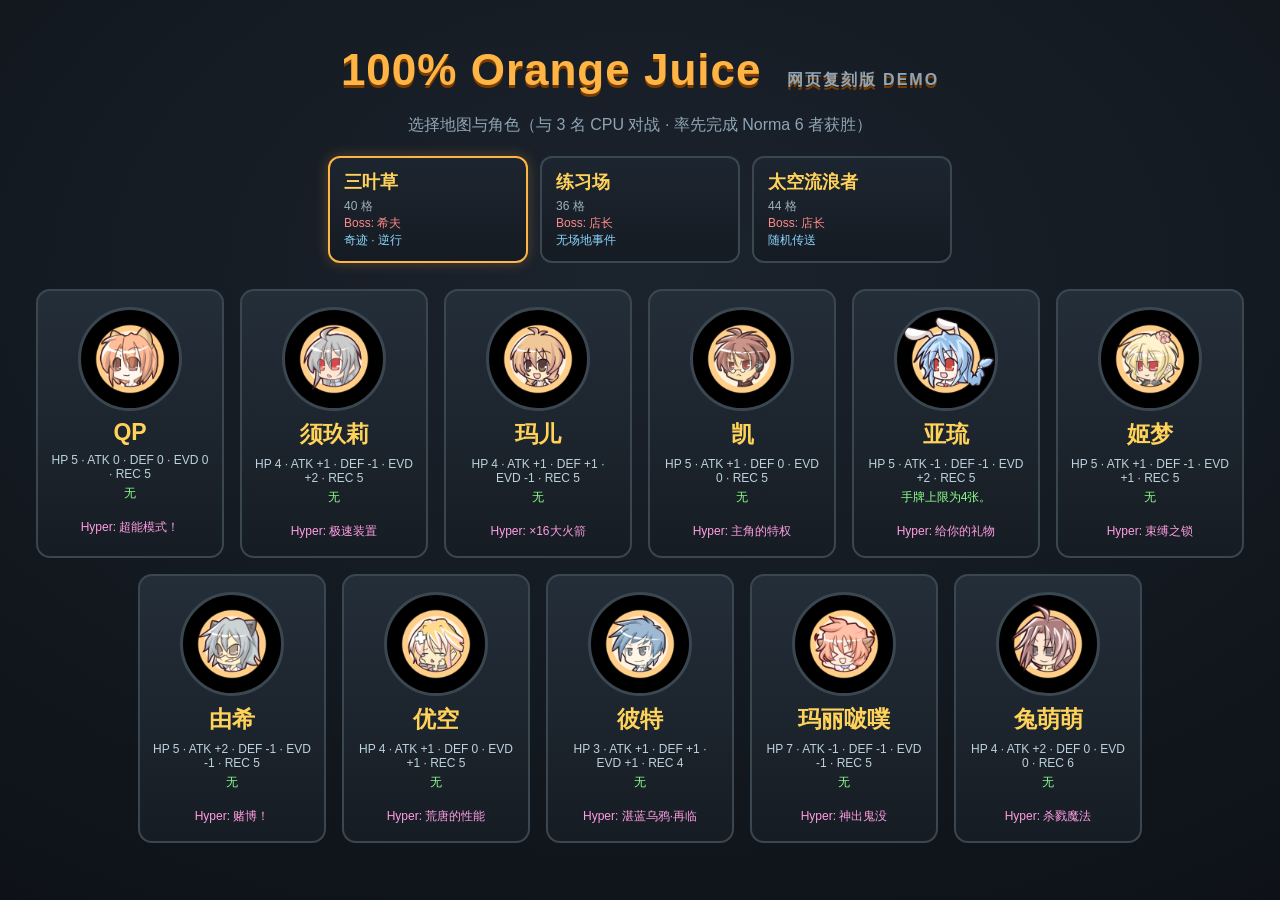
<file: index.html>
<!DOCTYPE html>
<html lang="zh">
<head>
<meta charset="UTF-8">
<meta name="viewport" content="width=device-width, initial-scale=1.0, maximum-scale=1.0, user-scalable=no, viewport-fit=cover">
<title>100% Orange Juice — Web Replica</title>
<link rel="stylesheet" href="css/style.css">
</head>
<body>
  <div id="menu">
    <h1>100% Orange Juice <span class="sub">网页复刻版 DEMO</span></h1>
    <p class="menu-hint">选择地图与角色（与 3 名 CPU 对战 · 率先完成 Norma 6 者获胜）</p>
    <div id="boardrow"></div>
    <div id="chargrid"></div>
  </div>

  <div id="game" style="display:none">
    <div id="leftbar">
      <div id="plates"></div>
    </div>
    <div id="center">
      <div id="topbar">
        <span id="chapter">第 1 章</span>
        <span id="fieldevents"></span>
        <span id="deckcount" title="中央卡堆剩余">🂠 48</span>
        <span class="spacer"></span>
        <span class="speeds">
          <button class="speed" data-s="2">1x</button>
          <button class="speed sel" data-s="1">2x</button>
          <button class="speed" data-s="0.5">4x</button>
        </span>
        <button id="btn_lang" class="btn small">EN</button>
        <button id="btn_log" class="btn small mobile-only" title="日志">📜</button>
        <button id="btn_restart" class="btn small">↻</button>
      </div>
      <div id="boardwrap">
        <canvas id="board" width="960" height="760"></canvas>
        <div id="battle"></div>
        <div id="handwrap"><div id="hand"></div></div>
      </div>
    </div>
    <div id="rightbar">
      <div id="logbox"><div id="log"></div></div>
    </div>
  </div>

  <div id="banners"></div>
  <div id="modals"></div>
  <div id="tooltip"></div>
  <div id="loading">
    <div class="spinner"></div>
    <p>加载中…</p>
  </div>
  <div id="rotate-hint">
    <div class="rh-icon">📱</div>
    <h2>建议横屏游玩</h2>
    <p>旋转设备以获得最佳体验（角色面板将显示在地图左侧）</p>
    <button class="btn rh-continue" id="btn_rh_continue">竖屏继续</button>
  </div>

  <script src="js/i18n_data.js"></script>
  <script src="js/data.js"></script>
  <script src="js/boards.js"></script>
  <script src="js/engine.js"></script>
  <script src="js/ai.js"></script>
  <script src="js/render.js"></script>
  <script src="js/ui.js"></script>
  <script src="js/main.js"></script>
</body>
</html>
</file>
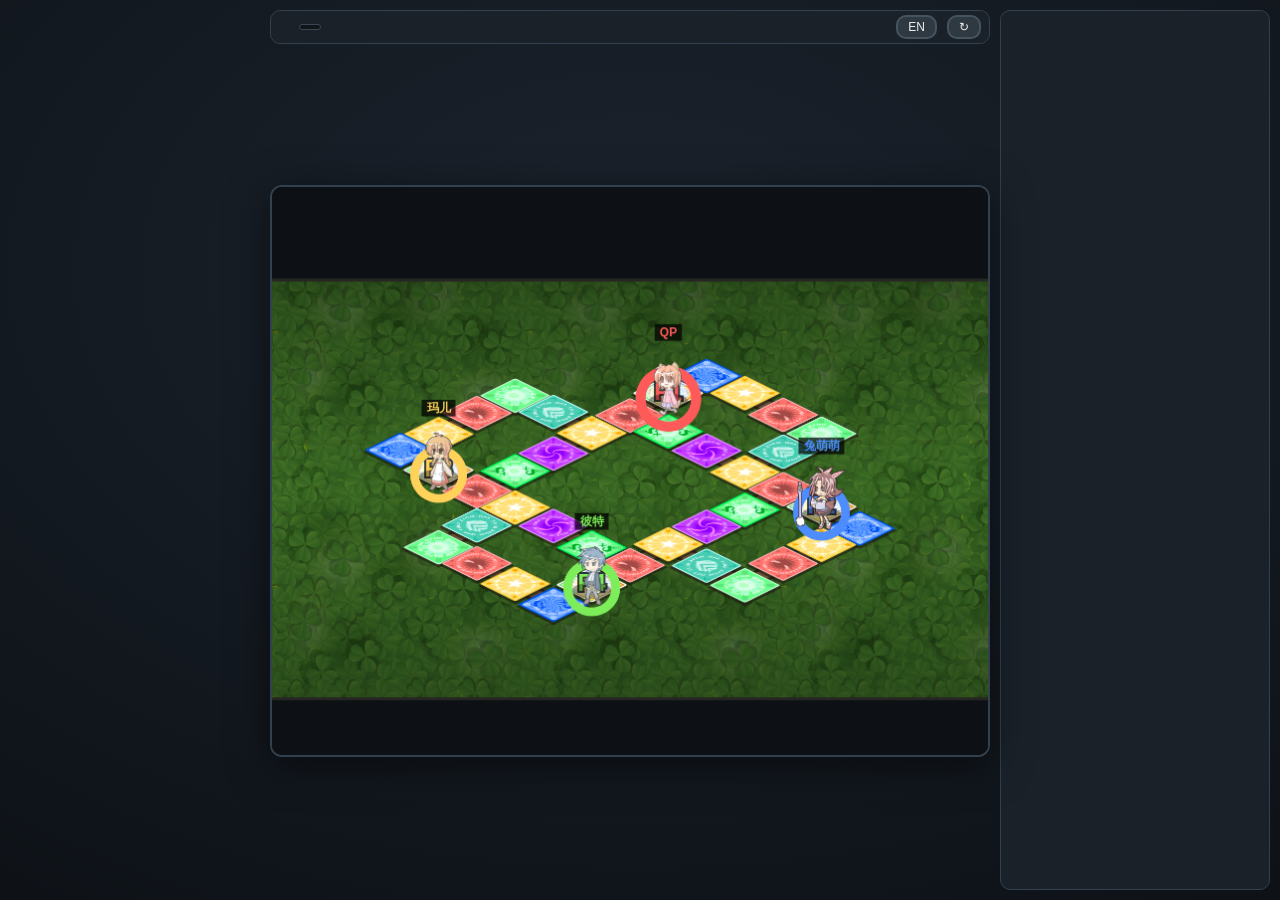
<file: test/probe.html>
<!DOCTYPE html>
<html lang="zh">
<head>
<meta charset="UTF-8">
<title>probe</title>
<base href="../">
<link rel="stylesheet" href="css/style.css">
</head>
<body>
<div id="menu" style="display:none"></div>
<div id="game" style="display:grid">
  <div id="leftbar"><div id="plates"></div></div>
  <div id="center">
    <div id="topbar"><span id="chapter"></span><span id="fieldevents"></span><span id="deckcount"></span><span class="spacer"></span>
      <button class="btn small" id="btn_lang">EN</button><button class="btn small mobile-only" id="btn_log">📜</button><button class="btn small" id="btn_restart">↻</button>
    </div>
    <div id="boardwrap"><canvas id="board" width="960" height="760"></canvas><div id="battle"></div><div id="handwrap"><div id="hand"></div></div></div>
  </div>
  <div id="rightbar"><div id="logbox"><div id="log"></div></div></div>
</div>
<div id="banners"></div><div id="modals"></div><div id="tooltip"></div>
<script src="js/i18n_data.js"></script>
<script src="js/data.js"></script>
<script src="js/boards.js"></script>
<script src="js/engine.js"></script>
<script src="js/ai.js"></script>
<script src="js/render.js"></script>
<script src="js/ui.js"></script>
<script>
(async () => {
  try {
    const OJ = globalThis.OJ;
    document.body.classList.add('in-game');
    const G = OJ.engine.newGame({ p0cpu: true, boardId: 'clover' });
    const io = OJ.ui.BrowserIO({ G });
    await OJ.render.init(document.getElementById('board'), G);
    const c = document.getElementById('board').getBoundingClientRect();
    const w = document.getElementById('boardwrap').getBoundingClientRect();
    const occ = ((c.width * c.height) / (w.width * w.height) * 100).toFixed(0);
    document.title = 'CANVAS ' + (c.width|0) + 'x' + (c.height|0) +
      ' ratio=' + (c.width/c.height).toFixed(2) + ' | boardwrap ' + (w.width|0) + 'x' + (w.height|0) +
      ' | occupancy=' + occ + '% | bitmap=' + document.getElementById('board').width;
  } catch (e) { document.title = 'ERR ' + e.message; }
})();
</script>
</body>
</html>
</file>
<file: css/style.css>
* { box-sizing: border-box; margin: 0; padding: 0; }
:root {
  --bg0: #10141a; --bg1: #1a2129; --bg2: #222b35;
  --line: #33404d; --gold: #ffb545; --txt: #dfe9f2; --dim: #8fa5b5;
}
html, body { height: 100%; }
body {
  background: radial-gradient(1200px 800px at 50% 30%, #1b232d, #0d1116);
  color: var(--txt);
  font-family: 'Segoe UI', 'Microsoft YaHei', 'PingFang SC', sans-serif;
  overflow: hidden;
}

/* ================= menu ================= */
#menu {
  display: flex; flex-direction: column; align-items: center;
  height: 100vh; padding-top: 5vh; gap: 20px;
  overflow-y: auto; scrollbar-width: thin;
}
#menu h1 { font-size: 44px; color: var(--gold); text-shadow: 0 3px 0 #7a3c00; letter-spacing: 1px; }
#menu h1 .sub { font-size: 16px; color: var(--dim); margin-left: 12px; letter-spacing: 2px; }
.menu-hint { color: var(--dim); }
#boardrow { display: flex; gap: 12px; justify-content: center; flex-wrap: wrap; }
.boardcard {
  width: 200px; background: linear-gradient(#1d2530, #151b22);
  border: 2px solid #3a4750; border-radius: 12px; padding: 12px 14px;
  cursor: pointer; transition: transform .12s, border-color .12s;
}
.boardcard:hover { transform: translateY(-3px); border-color: #6a7f8f; }
.boardcard.sel { border-color: var(--gold); box-shadow: 0 0 14px rgba(255,181,69,.25); }
.boardcard .bname { font-size: 18px; font-weight: 800; color: #ffd25a; margin-bottom: 4px; }
.boardcard .binfo { font-size: 12px; color: #9db2bd; }
.boardcard .binfo.boss { color: #ff8a8a; }
.boardcard .binfo.ev { color: #8cd6ff; }
#chargrid {
  display: flex; gap: 16px; flex-wrap: wrap; justify-content: center;
  max-width: 1300px; padding: 6px 4px 14px;
}
.charcard {
  width: 188px; background: linear-gradient(#242e39, #161c23);
  border: 2px solid #3a4750; border-radius: 14px; padding: 16px 12px;
  cursor: pointer; transition: transform .13s, border-color .13s, box-shadow .13s;
}
.charcard:hover {
  transform: translateY(-6px); border-color: var(--gold);
  box-shadow: 0 10px 26px rgba(255,181,69,.18);
}
.charportrait {
  width: 104px; height: 104px; display: block; margin: 0 auto 8px;
  border-radius: 50%; border: 3px solid #3a4750; background: #000;
}
.charname { text-align: center; font-size: 23px; font-weight: 800; color: #ffd25a; }
.charstats { text-align: center; font-size: 12px; color: #bcd2de; margin: 7px 0 4px; }
.charpassive { text-align: center; font-size: 12px; color: #8cff8c; min-height: 30px; }
.charhyper { text-align: center; font-size: 12px; color: #ff9de2; margin-top: 4px; }

/* ================= game layout ================= */
#game {
  display: grid;
  grid-template-columns: 250px 1fr 270px;
  gap: 10px; padding: 10px; height: 100vh;
}
#leftbar, #rightbar { display: flex; flex-direction: column; gap: 8px; min-height: 0; }
#plates { display: flex; flex-direction: column; gap: 8px; }

.player-plate {
  --pc: #fff;
  display: flex; gap: 10px; align-items: center;
  background: linear-gradient(#222b35, #1a2129);
  border: 2px solid var(--pc); border-radius: 12px; padding: 8px 10px;
  box-shadow: inset 0 0 14px rgba(0,0,0,.4);
  transition: box-shadow .2s, transform .2s;
}
.player-plate.active { transform: scale(1.03); box-shadow: 0 0 16px var(--pc), inset 0 0 14px rgba(0,0,0,.4); }
.player-plate.ko { opacity: .4; filter: grayscale(.9); }
.player-plate .face {
  width: 56px; height: 56px; border-radius: 50%;
  border: 3px solid var(--pc); background: #000; flex-shrink: 0;
}
.pinfo { flex: 1; min-width: 0; }
.pname { font-weight: 800; font-size: 15px; white-space: nowrap; overflow: hidden; text-overflow: ellipsis; }
.plvl { color: #ffd25a; font-size: 12px; }
.you { color: #8cff5a; font-size: 10px; border: 1px solid #8cff5a; border-radius: 6px; padding: 0 4px; }
.hpbar { position: relative; height: 15px; background: #0c0f12; border-radius: 8px; overflow: hidden; margin: 4px 0; border: 1px solid #000; }
.hpfill { height: 100%; background: linear-gradient(#8df08d, #3fae3f); transition: width .3s; }
.hpbar span {
  position: absolute; left: 50%; top: 50%; transform: translate(-50%, -50%);
  background: rgba(0,0,0,.55); border-radius: 6px; padding: 0 6px;
  font-size: 11px; font-weight: 700; color: #fff; white-space: nowrap;
}
.pstats { display: flex; gap: 8px; font-size: 13.5px; color: #ffd25a; font-weight: 800; white-space: nowrap; flex-wrap: nowrap; overflow: hidden; }
.pstats small { color: #7d8f9b; font-weight: 400; }
.pstats .mini { color: #9db2bd; font-weight: 400; font-size: 10.5px; align-self: center; margin-left: auto; }
.pstats .obj { padding: 0 6px; border-radius: 7px; }
.pstats .obj.dim { color: #63788a; font-weight: 400; }
.pstats .obj.sel-star { background: rgba(255,210,90,.16); box-shadow: inset 0 0 0 1.5px #ffd25a; }
.pstats .obj.sel-win { background: rgba(255,122,122,.14); box-shadow: inset 0 0 0 1.5px #ff7a7a; }

#center { display: flex; flex-direction: column; gap: 8px; min-width: 0; }
#topbar {
  display: flex; gap: 10px; align-items: center; padding: 4px 8px;
  background: var(--bg1); border: 1px solid var(--line); border-radius: 10px;
}
#chapter { font-weight: 800; color: #ffd25a; }
#deckcount {
  font-weight: 800; color: #9db2bd; font-size: 13px;
  background: rgba(0,0,0,.35); padding: 2px 10px; border-radius: 12px;
  border: 1px solid #3a4750;
}
#fieldevents { color: #ff9de2; font-size: 13px; font-weight: 700; }
.spacer { flex: 1; }
.speeds { background: rgba(0,0,0,.35); padding: 2px 8px; border-radius: 12px; font-size: 12px; color: var(--dim); }
.speed { margin-left: 2px; }

#boardwrap { position: relative; flex: 1; min-height: 0; display: flex; align-items: center; justify-content: center; }
#board {
  max-width: 100%; max-height: calc(100vh - 110px);
  border-radius: 12px; border: 2px solid var(--line);
  display: block; background: #000;
  box-shadow: 0 8px 40px rgba(0,0,0,.5);
}
#handwrap {
  position: absolute; bottom: 10px; left: 0; right: 0;
  display: flex; justify-content: center; pointer-events: none;
}
#hand { display: flex; gap: 8px; pointer-events: auto; }
#hand .card { width: 86px; height: 120px; box-shadow: 0 4px 14px rgba(0,0,0,.6); }

#logbox { flex: 1; min-height: 0; background: var(--bg1); border: 1px solid var(--line); border-radius: 10px; display: flex; }
#log { flex: 1; overflow-y: auto; padding: 8px 10px; font-size: 12.5px; }
.log-line { padding: 2px 0; color: #c7d6e0; border-bottom: 1px dashed #232c34; }
.log-line b { color: #ffd25a; }
.log-line:nth-last-child(-n+1) { animation: fadein .3s; }
@keyframes fadein { from { opacity: 0; } to { opacity: 1; } }

/* ================= banners ================= */
#banners {
  position: fixed; top: 11vh; left: 0; right: 0; z-index: 50;
  display: flex; flex-direction: column; align-items: center; gap: 8px; pointer-events: none;
}
.banner {
  background: rgba(8,12,16,.9); border: 2px solid var(--gold); color: #ffd25a;
  font-size: 22px; font-weight: 800; padding: 8px 28px; border-radius: 14px;
  animation: pop .22s ease-out; text-shadow: 0 2px 4px #000;
}
.banner.ko { border-color: #ff5a5a; color: #ff8a8a; }
.banner.norma { border-color: #8cff5a; color: #b8ff8a; }
.banner.win { border-color: #ffd25a; color: #ffe89a; font-size: 32px; }
@keyframes pop { from { transform: scale(.55); opacity: 0; } to { transform: scale(1); opacity: 1; } }

/* ================= modals ================= */
.modal-overlay {
  position: fixed; inset: 0; background: rgba(4,6,9,.62);
  display: flex; align-items: center; justify-content: center; z-index: 100;
}
.modal-box {
  background: linear-gradient(#26303b, #171d24); border: 2px solid #46545f;
  border-radius: 16px; padding: 22px 26px; max-width: 780px; max-height: 88vh;
  overflow-y: auto; text-align: center; box-shadow: 0 20px 60px rgba(0,0,0,.6);
  animation: pop .18s ease-out;
}
.modal-box.wide { min-width: 560px; }
.modal-box h3 { margin-bottom: 14px; color: #ffd25a; font-size: 19px; }
.modal-box p { color: #bcd2de; margin-bottom: 10px; }
.modal-box .hint { color: #8cff8c; font-size: 13px; }
.btn {
  background: #2e3942; color: #eee; border: 2px solid #46545f; border-radius: 10px;
  padding: 10px 22px; font-size: 15px; cursor: pointer; margin: 6px; font-weight: 600;
}
.btn:hover:not(:disabled) { border-color: var(--gold); transform: translateY(-1px); }
.btn:disabled { opacity: .4; cursor: not-allowed; }
.btn.primary { background: #b3671b; border-color: var(--gold); }
.btn.big { font-size: 18px; padding: 12px 34px; }
.btn.small { padding: 3px 10px; font-size: 12px; margin: 0; font-weight: 400; }
.btn.defend { border-color: #5a8cff; }
.btn.evade { border-color: #8cff5a; }
.btn.norma-btn { min-width: 150px; font-size: 18px; margin: 8px; }
.btn.norma-btn.stars { border-color: #ffd25a; }
.btn.norma-btn.wins { border-color: #ff7a7a; }
.btn.target-btn { display: flex; align-items: center; gap: 10px; text-align: left; }
.mini-face { width: 38px; height: 38px; border-radius: 50%; background: #000; }
.atk-show { font-size: 17px; margin-bottom: 8px; color: #ffb0b0; }
.def-hint { font-size: 12.5px; color: var(--dim); }
.win-title { color: #ffe89a; font-size: 34px; margin-bottom: 8px; }
.roll-face img {
  width: 118px; height: 118px; border-radius: 50%;
  border: 3px solid var(--gold); background: #000; margin-bottom: 8px;
  box-shadow: 0 0 22px rgba(255,181,69,.35);
  animation: bob 1.1s ease-in-out infinite;
}
.roll-face.ko-face img {
  border-color: #ff5a5a;
  box-shadow: 0 0 22px rgba(255,90,90,.35);
  filter: grayscale(.75);
  animation: none;
}
.rec-req { color: #ff8a8a; font-size: 22px; }
@keyframes bob { 0%,100% { transform: translateY(0); } 50% { transform: translateY(-7px); } }
.roll-btn { font-size: 25px; padding: 13px 46px; margin-top: 8px; }

/* ================= cards ================= */
.hand { display: flex; gap: 10px; flex-wrap: wrap; justify-content: center; margin-bottom: 12px; }
.card {
  width: 110px; height: 152px; border-radius: 9px; position: relative;
  background: #10151a; border: 2px solid #46545f; cursor: pointer; overflow: hidden;
  transition: transform .1s;
}
.card:hover { transform: scale(1.07); z-index: 2; }
.card.disabled { opacity: .35; cursor: not-allowed; }
.card-art { height: 92px; display: flex; align-items: center; justify-content: center; background: #000; }
.card-art img { max-width: 100%; max-height: 100%; }
.card-name { font-size: 11px; font-weight: 700; padding: 4px 4px 0; line-height: 1.15; }
.card-cost {
  position: absolute; top: 3px; right: 4px; background: rgba(0,0,0,.78); color: #ffd25a;
  font-size: 10px; font-weight: 800; padding: 1px 6px; border-radius: 8px;
}
.card-type { position: absolute; bottom: 3px; left: 5px; font-size: 9px; color: #9db2bd; }
.t-boost { border-color: #5a8cff; }
.t-battle { border-color: #ff7a7a; }
.t-trap { border-color: #b06aff; }
.t-event { border-color: #8cff5a; }
.t-hyper { border-color: var(--gold); box-shadow: 0 0 10px rgba(255,181,69,.55); }

#tooltip {
  display: none; position: fixed; z-index: 200; width: 300px;
  background: rgba(6,9,12,.97); border: 1px solid #46545f; border-radius: 10px;
  padding: 11px 13px; font-size: 12.5px; pointer-events: none; color: #d7e4ee;
  box-shadow: 0 10px 30px rgba(0,0,0,.7); line-height: 1.45;
}
#tooltip b { color: #ffd25a; font-size: 14px; }
#tooltip .tt-type { color: #8cff8c; font-size: 11px; }
#tooltip .tt-cost { color: #ffd25a; font-size: 11px; margin-left: 6px; }

/* ================= battle ================= */
#battle {
  display: none; position: absolute; inset: 0; z-index: 40;
  background: radial-gradient(900px 500px at 50% 40%, rgba(30,10,10,.88), rgba(4,5,7,.94));
  flex-direction: column; align-items: center; justify-content: center; gap: 12px;
  border-radius: 12px; border: 1px solid #5a2a2a;
}
.bt-phase {
  font-size: 20px; font-weight: 800; color: #ffd25a; letter-spacing: 2px;
  background: rgba(0,0,0,.5); padding: 4px 24px; border-radius: 12px;
}
.bt-row { display: flex; align-items: stretch; gap: 34px; }
.bt-vs { font-size: 40px; font-weight: 900; color: #ff5a5a; text-shadow: 0 0 18px rgba(255,60,60,.6); }
.bt-mid { display: flex; flex-direction: column; align-items: center; justify-content: center; gap: 8px; }
.bt-round { font-size: 13px; color: var(--dim); font-weight: 700; }
.bt-unit {
  width: 230px; text-align: center; background: rgba(10,14,18,.75);
  border: 2px solid #3a4750; border-radius: 14px; padding: 14px 12px 10px;
}
.bt-face { width: 108px; height: 108px; border-radius: 50%; background: #000; border: 3px solid #46545f; }
.bt-name { font-size: 21px; font-weight: 900; margin-top: 6px; }
.bt-hp { position: relative; height: 17px; background: #0c0f12; border-radius: 9px; overflow: hidden; margin: 6px 0 3px; border: 1px solid #000; }
.bt-hpfill { height: 100%; background: linear-gradient(#8df08d, #3fae3f); transition: width .35s; }
.bt-hp span {
  position: absolute; left: 50%; top: 50%; transform: translate(-50%, -50%);
  background: rgba(0,0,0,.55); border-radius: 6px; padding: 0 7px;
  font-size: 13px; font-weight: 700; color: #fff; white-space: nowrap;
}
.bt-stats { font-size: 12px; color: #9db2bd; }
.bt-buffs { min-height: 22px; display: flex; gap: 4px; flex-wrap: wrap; justify-content: center; margin-top: 4px; }
.bt-chip { font-size: 10px; background: #3a2a10; border: 1px solid var(--gold); color: #ffd25a; border-radius: 8px; padding: 1px 7px; }
.bt-roll { min-height: 52px; margin-top: 6px; display: flex; align-items: center; justify-content: center; gap: 6px; }
.bt-total { font-size: 26px; font-weight: 900; color: #fff; margin-left: 4px; }
.bt-dmg { font-size: 24px; font-weight: 900; color: #ff5a5a; margin-left: 8px; }
.bt-dmg.miss { color: #8cff8a; font-size: 18px; }
.bt-log {
  width: 72%; max-height: 150px; overflow-y: auto;
  background: rgba(0,0,0,.55); border-radius: 10px; padding: 8px 14px;
}
.battle-line { font-size: 14px; padding: 3px 0; color: #d7e4ee; animation: fadein .25s; }
.battle-line b { color: #ffd25a; }
.battle-line.bt-dodge b { color: #8cff8a; }
.bt-num { font-size: 16px; }

/* ================= dice ================= */
.dice { display: inline-flex; gap: 4px; vertical-align: middle; }
.die {
  display: inline-flex; align-items: center; justify-content: center;
  width: 24px; height: 24px; background: #f4f6f8; color: #1a1a1a;
  font-weight: 900; font-size: 14px; border-radius: 6px;
  box-shadow: inset 0 -3px 0 rgba(0,0,0,.25), 0 2px 4px rgba(0,0,0,.4);
  animation: diepop .3s ease-out;
}
.dice.big .die { width: 32px; height: 32px; font-size: 19px; border-radius: 8px; }
@keyframes diepop { from { transform: scale(.3) rotate(-30deg); } to { transform: scale(1) rotate(0); } }

/* ================= touch / mobile ================= */
button, .card, .charcard, .boardcard { touch-action: manipulation; }
.mobile-only { display: none; }

/* rotate-to-landscape guidance (shown during portrait gameplay) */
#loading {
  position: fixed; inset: 0; z-index: 300; display: none;
  background: #0d1116; color: var(--gold);
  align-items: center; justify-content: center; flex-direction: column; gap: 16px;
}
#loading .spinner {
  width: 46px; height: 46px; border: 4px solid #33404d; border-top-color: var(--gold);
  border-radius: 50%; animation: spin .8s linear infinite;
}
#loading p { color: var(--dim); font-size: 15px; letter-spacing: 2px; }
@keyframes spin { to { transform: rotate(360deg); } }

/* rotate-to-landscape guidance (shown during portrait gameplay) */
#rotate-hint {
  display: none; position: fixed; inset: 0; z-index: 200;
  background: rgba(4,6,9,.95); text-align: center;
  align-items: center; justify-content: center; flex-direction: column; gap: 16px;
}
#rotate-hint .rh-icon { font-size: 64px; animation: rh-bob 1.4s ease-in-out infinite; }
@keyframes rh-bob { 0%,100% { transform: rotate(0); } 50% { transform: rotate(-90deg); } }
#rotate-hint h2 { color: var(--gold); font-size: 26px; }
#rotate-hint p { color: var(--dim); font-size: 14px; max-width: 80vw; }
#rotate-hint .rh-continue { margin-top: 8px; }

@media (max-width: 900px) {
  /* ---------- menu (both orientations) ---------- */
  #menu { height: 100dvh; padding-top: 3vh; gap: 14px; }
  #menu h1 { font-size: 30px; }
  #menu h1 .sub { font-size: 13px; }
  #boardrow { flex-wrap: nowrap; justify-content: flex-start; overflow-x: auto; max-width: 96vw; padding: 4px 6px 10px; scrollbar-width: thin; }
  .boardcard { width: 170px; flex-shrink: 0; }
  .charcard { width: 158px; }

  /* ---------- rotate guidance (portrait only — see portrait query) ---------- */
  #rotate-hint .rh-continue { display: inline-block; }

  /* ---------- game: landscape-first ----------
     player panels as a narrow column left of the map, HUD floats as a
     pill so the board claims the full remaining height */
  #game {
    grid-template-columns: 118px 1fr;
    grid-template-rows: 1fr;
    grid-template-areas: "plates board";
    height: 100dvh; padding: 4px; gap: 4px; overflow: hidden;
  }
  #center { display: contents; } /* topbar/boardwrap become grid children */
  /* floating slim HUD pill over the board's top edge */
  #topbar {
    position: fixed; top: 4px; left: 50%; transform: translateX(-50%);
    z-index: 80; pointer-events: none; /* children re-enable */
    background: rgba(10,14,18,.85); border: 1px solid var(--line);
    border-radius: 999px; padding: 2px 10px; gap: 8px;
    font-size: 11px; max-width: 92vw; white-space: nowrap; overflow: hidden;
  }
  #topbar > * { pointer-events: auto; }
  #fieldevents { font-size: 10.5px; }
  .speeds { display: none; } /* save space on small screens */
  #leftbar { grid-area: plates; overflow-y: auto; scrollbar-width: none; }
  #leftbar::-webkit-scrollbar { display: none; }
  #plates { flex-direction: column; gap: 4px; }
  .player-plate { min-width: 0; padding: 4px 6px; gap: 5px; }
  .player-plate .face { width: 32px; height: 32px; border-width: 2px; }
  .pname { font-size: 12px; }
  .hpbar { height: 11px; margin: 2px 0; }
  .hpbar span { font-size: 9px; padding: 0 4px; }
  .pstats { font-size: 11px; gap: 4px; }
  .pstats .mini { display: none; } /* save space: keep stars/wins/hp only */
  #boardwrap { grid-area: board; position: relative; }
  /* percent-fit inside the sized wrapper keeps the aspect ratio intact and
     ignores unreliable dvh estimates */
  #board {
    position: absolute; left: 50%; top: 50%; transform: translate(-50%, -50%);
    max-width: 100%; max-height: 100%;
  }

  /* ---------- floating log drawer ---------- */
  .mobile-only { display: inline-block; }
  #rightbar {
    display: none;
    position: fixed; right: 8px; bottom: 8px; width: min(260px, 70vw); height: 46dvh;
    z-index: 70; background: var(--bg1); border: 1px solid var(--line);
    border-radius: 12px; box-shadow: 0 10px 30px rgba(0,0,0,.55);
  }
  #rightbar.open { display: flex; }
  #logbox { font-size: 11px; }

  /* ---------- modals & battle ---------- */
  .modal-box { max-width: 94vw; max-height: 90dvh; padding: 16px; }
  .modal-box.wide { min-width: 0; }
  .modal-box h3 { font-size: 16px; }
  .btn { padding: 9px 16px; font-size: 14px; }
  .hand .card { width: 88px; height: 122px; }
  .bt-unit { width: 138px; padding: 10px 8px; }
  .bt-face { width: 62px; height: 62px; }
  .bt-name { font-size: 15px; }
  .bt-row { gap: 10px; }
  .bt-stats { font-size: 10.5px; }
  .bt-roll .die { width: 24px; height: 24px; font-size: 13px; }
  .bt-log { width: 92%; max-height: 110px; }
  #banners .banner { font-size: 18px; padding: 6px 18px; }
}

/* ---------- portrait fallback (rotate hint covers; single column if dismissed) ---------- */
@media (max-width: 900px) and (orientation: portrait) {
  body.in-game #rotate-hint { display: flex; }
  #game {
    grid-template-columns: 1fr;
    grid-template-rows: auto auto 1fr;
    grid-template-areas: "top" "plates" "board";
    padding: 6px; gap: 6px;
  }
  #leftbar { flex-direction: row; overflow-x: auto; }
  #plates { flex-direction: row; }
  .player-plate { min-width: 170px; flex-shrink: 0; }
  .player-plate .face { width: 40px; height: 40px; }
  #board { max-height: calc(100dvh - 210px); }
}
</file>
